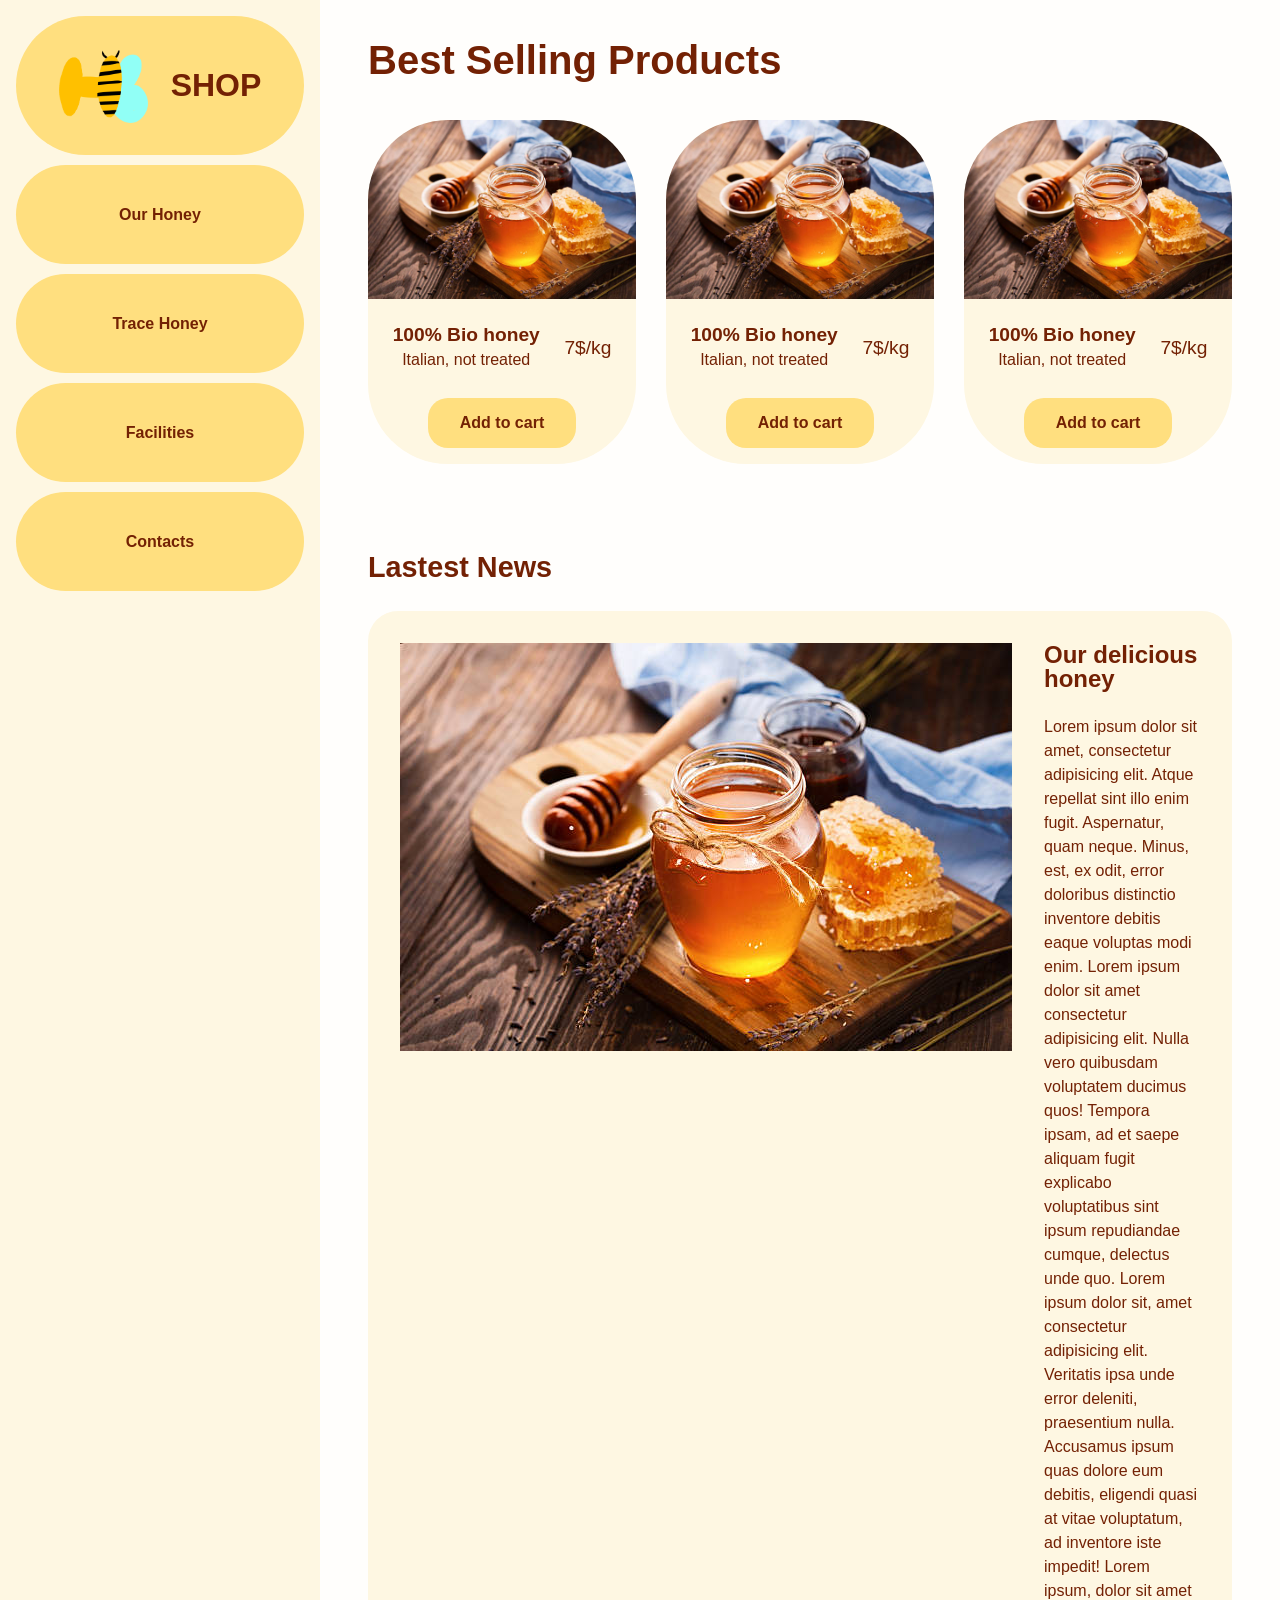
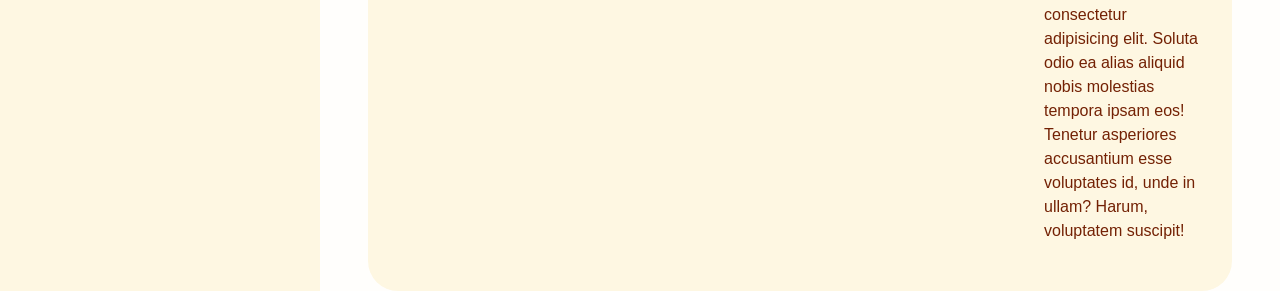
<file: index.html>
<!doctype html>
<html lang="en">
  <head>
    <meta charset="UTF-8" />
    <meta name="viewport" content="width=device-width, initial-scale=1.0" />
    <link rel="stylesheet" href="./assets/css/reset.css" />
    <link rel="stylesheet" href="./assets/css/normalize.css" />
    <link rel="stylesheet" href="./assets/css/style.css" />

    <title>Honey Shop E-commerce</title>
  </head>
  <body>
    <header>
      <nav>
        <ul>
          <li id="main-logo"><img src="./assets/imgs/logo.png" alt="" /><span>shop</span></li>
          <li>
            <ul class="sub-ul-list">
              <li>our honey</li>
              <li>trace honey</li>
            </ul>
          </li>
          <li>
            <ul class="sub-ul-list">
              <li>facilities</li>
              <li>contacts</li>
            </ul>
          </li>
        </ul>
      </nav>
    </header>
    <main>
      <h1>Best Selling Products</h1>
      <div class="section-wrap">
        <section class="card">
          <img src="./assets/imgs/honey.jpg" alt="" />
          <div class="card-text">
            <div>
              <h5>100&#37; Bio honey</h5>
              <p>Italian, not treated</p>
            </div>
            <p>7&#36;&#47;kg</p>
          </div>
          <button class="btn-card">Add to cart</button>
        </section>
        <section class="card">
          <img src="./assets/imgs/honey.jpg" alt="" />
          <div class="card-text">
            <div>
              <h5>100&#37; Bio honey</h5>
              <p>Italian, not treated</p>
            </div>
            <p>7&#36;&#47;kg</p>
          </div>
          <button class="btn-card">Add to cart</button>
        </section>
        <section class="card">
          <img src="./assets/imgs/honey.jpg" alt="" />
          <div class="card-text">
            <div>
              <h5>100&#37; Bio honey</h5>
              <p>Italian, not treated</p>
            </div>
            <p>7&#36;&#47;kg</p>
          </div>
          <button class="btn-card">Add to cart</button>
        </section>
        <section class="card">
          <img src="./assets/imgs/honey.jpg" alt="" />
          <div class="card-text">
            <div>
              <h5>100&#37; Bio honey</h5>
              <p>Italian, not treated</p>
            </div>
            <p>7&#36;&#47;kg</p>
          </div>
          <button class="btn-card">Add to cart</button>
        </section>
        <section class="card">
          <img src="./assets/imgs/honey.jpg" alt="" />
          <div class="card-text">
            <div>
              <h5>100&#37; Bio honey</h5>
              <p>Italian, not treated</p>
            </div>
            <p>7&#36;&#47;kg</p>
          </div>
          <button class="btn-card">Add to cart</button>
        </section>
        <section class="card">
          <img src="./assets/imgs/honey.jpg" alt="" />
          <div class="card-text">
            <div>
              <h5>100&#37; Bio honey</h5>
              <p>Italian, not treated</p>
            </div>
            <p>7&#36;&#47;kg</p>
          </div>
          <button class="btn-card">Add to cart</button>
        </section>
      </div>
      <h2>lastest news</h2>
      <article class="article-wrap">
        <img src="./assets/imgs/honey.jpg" alt="" />
        <div>
          <h3>Our delicious honey</h3>
          <p>
            Lorem ipsum dolor sit amet, consectetur adipisicing elit. Atque repellat sint illo enim
            fugit. Aspernatur, quam neque. Minus, est, ex odit, error doloribus distinctio inventore
            debitis eaque voluptas modi enim. Lorem ipsum dolor sit amet consectetur adipisicing
            elit. Nulla vero quibusdam voluptatem ducimus quos! Tempora ipsam, ad et saepe aliquam
            fugit explicabo voluptatibus sint ipsum repudiandae cumque, delectus unde quo. Lorem
            ipsum dolor sit, amet consectetur adipisicing elit. Veritatis ipsa unde error deleniti,
            praesentium nulla. Accusamus ipsum quas dolore eum debitis, eligendi quasi at vitae
            voluptatum, ad inventore iste impedit! Lorem ipsum, dolor sit amet consectetur
            adipisicing elit. Soluta odio ea alias aliquid nobis molestias tempora ipsam eos!
            Tenetur asperiores accusantium esse voluptates id, unde in ullam? Harum, voluptatem
            suscipit!
          </p>
        </div>
      </article>
    </main>
  </body>
</html>
</file>
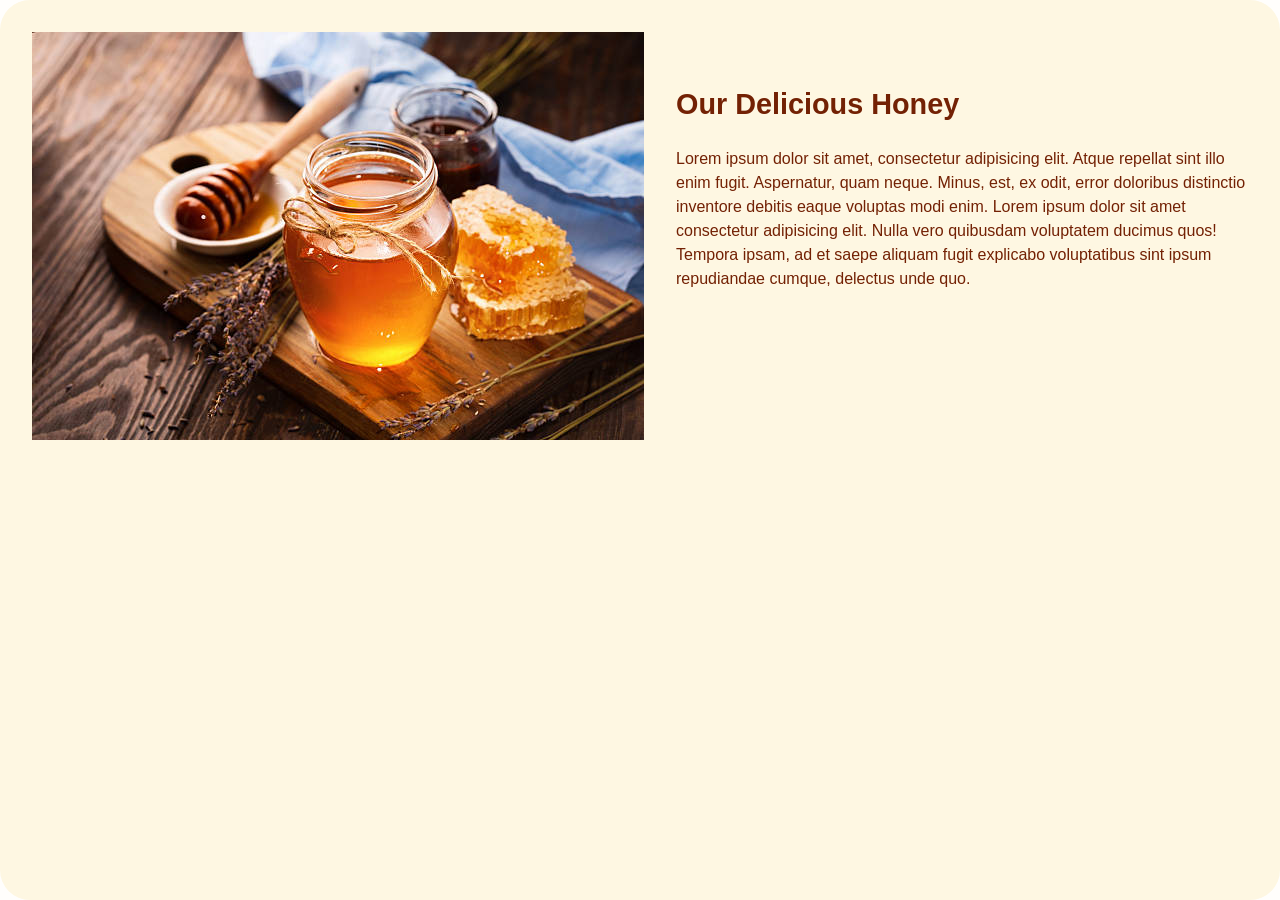
<file: article.html>
<!doctype html>
<html lang="en">
  <head>
    <meta charset="UTF-8" />
    <meta name="viewport" content="width=device-width, initial-scale=1.0" />
    <link rel="stylesheet" href="./assets/css/reset.css" />
    <link rel="stylesheet" href="./assets/css/normalize.css" />
    <link rel="stylesheet" href="./assets/css/style.css" />
    <title>Article</title>
  </head>
  <body>
    <article class="article-wrap">
      <img src="./assets/imgs/honey.jpg" alt="" />
      <div>
        <h2>Our delicious honey</h2>
        <p>
          Lorem ipsum dolor sit amet, consectetur adipisicing elit. Atque repellat sint illo enim
          fugit. Aspernatur, quam neque. Minus, est, ex odit, error doloribus distinctio inventore
          debitis eaque voluptas modi enim. Lorem ipsum dolor sit amet consectetur adipisicing elit.
          Nulla vero quibusdam voluptatem ducimus quos! Tempora ipsam, ad et saepe aliquam fugit
          explicabo voluptatibus sint ipsum repudiandae cumque, delectus unde quo.
        </p>
      </div>
    </article>
  </body>
</html>
</file>
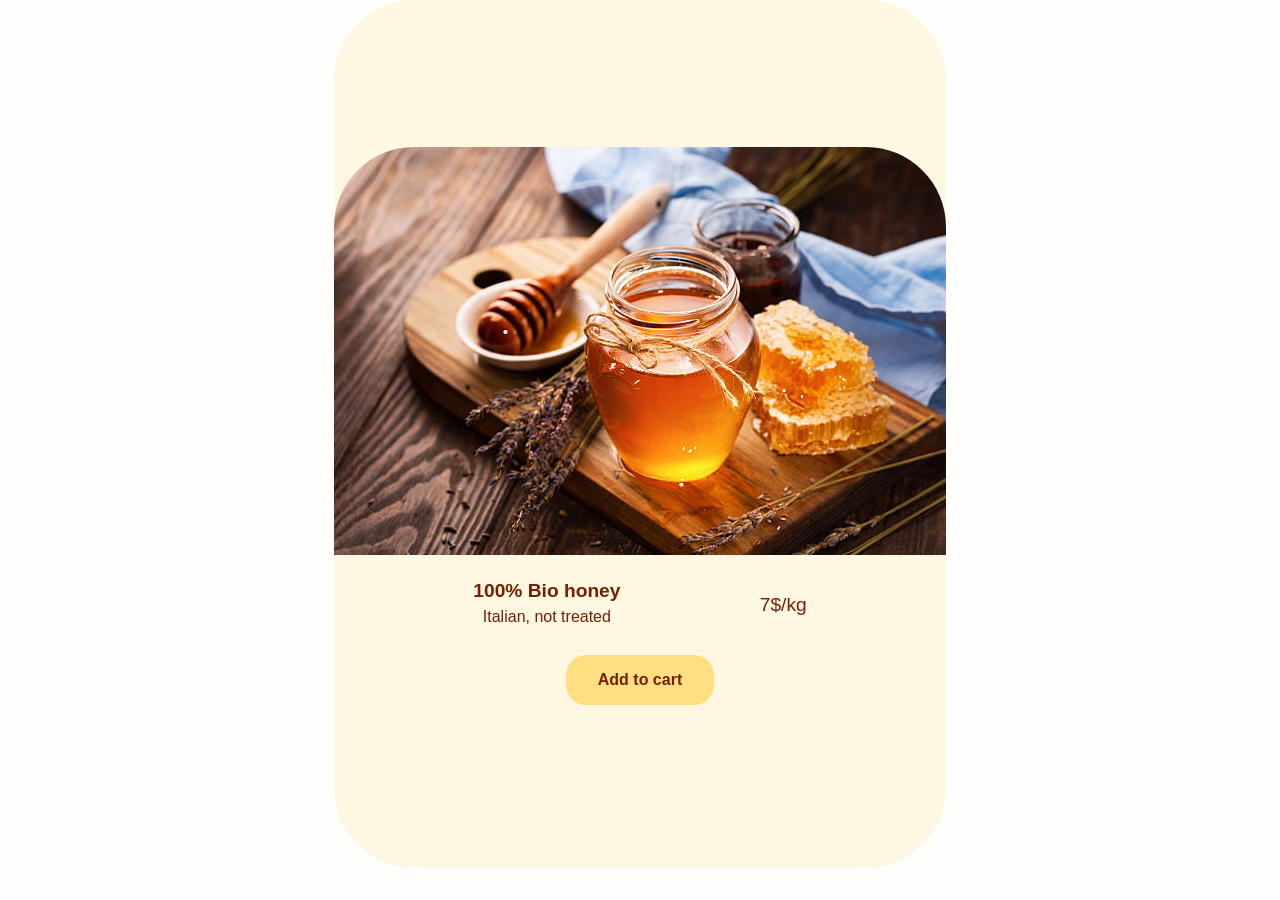
<file: card.html>
<!doctype html>
<html lang="en">
  <head>
    <meta charset="UTF-8" />
    <meta name="viewport" content="width=device-width, initial-scale=1.0" />
    <link rel="stylesheet" href="./assets/css/reset.css" />
    <link rel="stylesheet" href="./assets/css/normalize.css" />
    <link rel="stylesheet" href="./assets/css/style.css" />
    <title>Card</title>
  </head>
  <body>
    <section class="card">
      <img src="./assets/imgs/honey.jpg" alt="" />
      <div class="card-text">
        <div>
          <h5>100&#37; Bio honey</h5>
          <p>Italian, not treated</p>
        </div>
        <p>7&#36;&#47;kg</p>
      </div>
      <button class="btn-card">Add to cart</button>
    </section>
  </body>
</html>
</file>
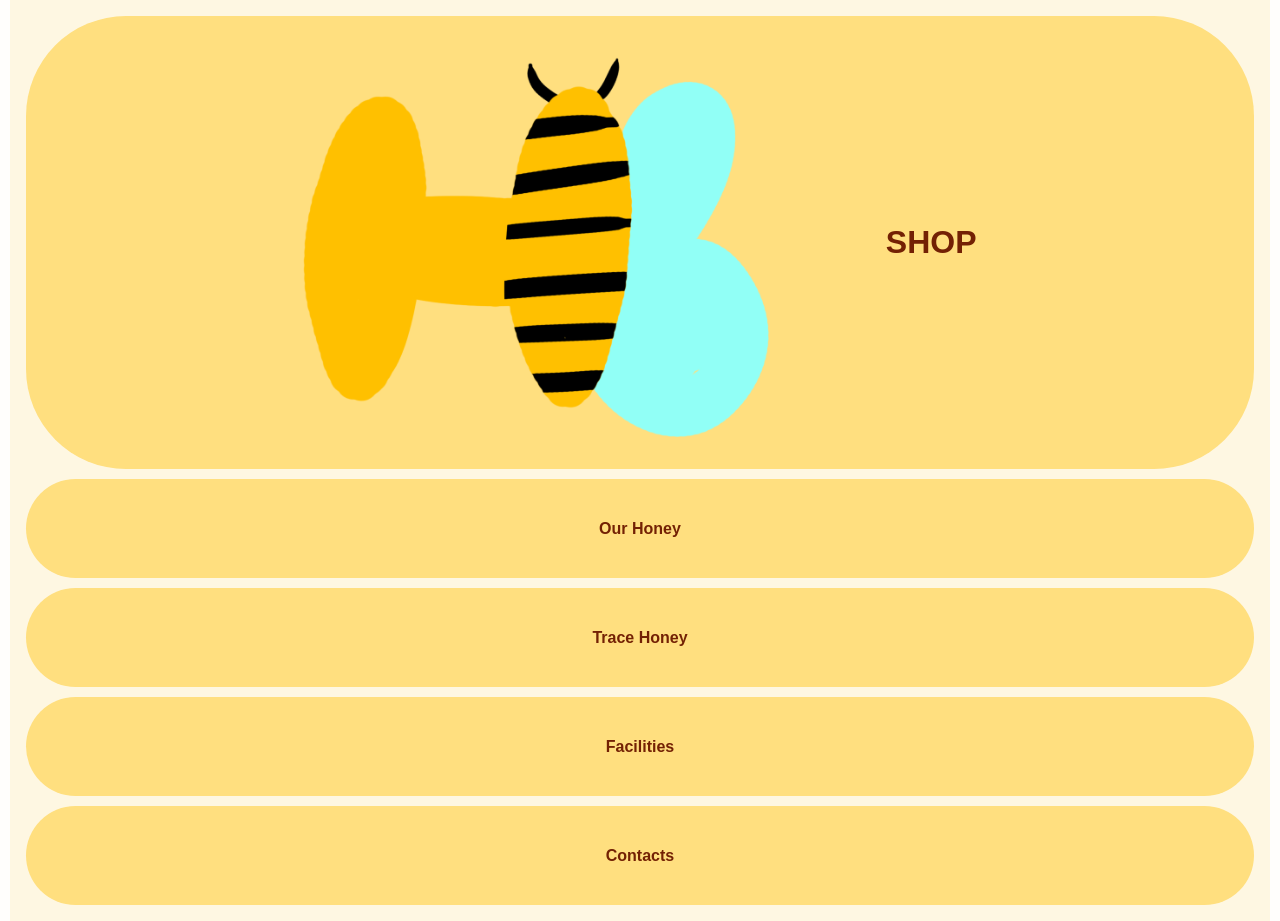
<file: nav-bar.html>
<!doctype html>
<html lang="en">
  <head>
    <meta charset="UTF-8" />
    <meta name="viewport" content="width=device-width, initial-scale=1.0" />
    <link rel="stylesheet" href="./assets/css/reset.css" />
    <link rel="stylesheet" href="./assets/css/normalize.css" />
    <link rel="stylesheet" href="./assets/css/style.css" />
    <title>Navbar</title>
  </head>
  <body>
    <header>
      <nav>
        <ul>
          <li id="main-logo"><img src="./assets/imgs/logo.png" alt="" /><span>shop</span></li>
          <li>
            <ul class="sub-ul-list">
              <li>our honey</li>
              <li>trace honey</li>
            </ul>
          </li>
          <li>
            <ul class="sub-ul-list">
              <li>facilities</li>
              <li>contacts</li>
            </ul>
          </li>
        </ul>
      </nav>
    </header>
  </body>
</html>
</file>
<file: assets/css/style.css>
:root {
  --bg-section: #fef7e2;
  --btn-color: #ffdf7f;
  --txt-color: #732104;
  --btn-navbar: 6em;
}
body {
  font-family: Arial, Helvetica, sans-serif;
  color: var(--txt-color);
  background-color: #fffefc;
  padding: 1em;
  margin: 0 auto;
}
h1 {
  text-transform: capitalize;
  font-weight: 900;
  text-align: center;
  margin: 1em 0;
}

h2 {
  text-align: center;
  font-size: 1.5em;
  text-transform: capitalize;
  font-weight: 900;
  margin: 2em 0 1em;
}

h3 {
  font-size: 1.3em;
  font-weight: 900;
  margin-top: 0;
}

h5 {
  margin-top: 0;
  margin-bottom: 0.2em;
  font-size: 1.2em;
}

section {
  margin-bottom: 2em;
}

p {
  line-height: 1.5em;
}

/* NAVBAR */

header {
  background-color: var(--bg-section);
  padding: 1em;
  border-radius: 100px;
}

header ul {
  list-style-type: none;
  margin: 0;
  display: flex;
  flex-direction: column;
  gap: 10px;
}

#main-logo img {
  width: 20%;
}

#main-logo,
.sub-ul-list li {
  border-radius: 100px;
  margin: 0 1em 0.5em;
  background-color: var(--btn-color);
  padding: 20px;
  white-space: nowrap;
  text-align: center;
  font-weight: 700;
  text-transform: capitalize;
  font-size: 1em;
}

.sub-ul-list {
  flex-direction: row;
  align-items: center;
}
.sub-ul-list li {
  width: 100%;
  flex-grow: 1;
  margin-bottom: 1em;
}

#main-logo {
  display: inherit;
  text-transform: uppercase;
  font-size: 2em;
  justify-content: center;
  align-items: center;
  gap: 10%;
  padding: 1em;
  margin: 0.5em;
}

/* ARTICLE */
.article-wrap {
  background-color: var(--bg-section);
  display: flex;
  padding: 2em;
  border-radius: 30px;
  gap: 2em;
  flex-direction: column-reverse;
}
.article-wrap img {
  width: 100%;
}

/* CARD CSS */
.card {
  background-color: var(--bg-section);
  display: flex;
  flex-direction: column;
  justify-content: center;
  border-radius: 80px;
}

.card img {
  width: 100%;
  border-top-left-radius: inherit;
  border-top-right-radius: inherit;
}

.card-text {
  margin-top: 1em;
  display: inherit;
  justify-content: space-evenly;
  align-items: center;
}

.card-text div {
  text-align: center;
}

.card-text > p {
  font-size: 1.2em;
}

.card-text div p {
  margin-top: 0;
  margin-bottom: 0;
}

.btn-card {
  background-color: var(--btn-color);
  border: none;
  font-size: 1em;
  font-weight: 700;
  margin: 1em;
  padding: 0.5em 4em;
  border-radius: 20px;
  align-self: center;
  color: var(--txt-color);
}

@media screen and (min-width: 768px) {
  h1,
  h2 {
    text-align: start;
  }
  h1 {
    font-size: 2.5em;
  }

  h2 {
    font-size: 1.8em;
  }

  h3 {
    font-size: 1.5em;
  }

  header ul {
    flex-direction: row;
    justify-content: center;
  }

  nav > ul > li {
    display: flex;
    justify-content: center;
  }

  .sub-ul-list li,
  #main-logo {
    margin: 0;
  }

  #main-logo img {
    width: 40%;
  }

  header ul li:first-child {
    order: 1;
  }
  header ul li:last-child {
    order: 2;
  }

  .section-wrap {
    display: flex;
    flex-wrap: wrap;
    justify-content: space-evenly;
  }

  .section-wrap section {
    width: 45%;
  }

  .section-wrap section:last-child,
  .section-wrap section:nth-child(5) {
    display: none;
  }
}

@media screen and (min-width: 992px) {
  html {
    min-height: 100%;
    display: flex;
    flex-direction: column;
  }

  body {
    flex-grow: 1;
    display: flex;
    padding: 0;
  }

  main {
    margin: 0 3em;
    flex-basis: 0;
    flex-grow: 3;
  }

  header {
    flex-grow: 1;
    border-radius: 0;
    flex-basis: 0;
  }

  .sub-ul-list {
    width: 100%;
  }

  header ul,
  .sub-ul-list {
    flex-direction: column;
  }

  .sub-ul-list li {
    box-sizing: border-box;
    font-size: 1em;
    padding: 2.5em;
  }

  #main-logo {
    order: 0;
  }

  .btn-card {
    margin: 1em;
    padding: 1em 2em;
  }

  .article-wrap {
    flex-direction: row;
  }

  .article-wrap img {
    align-self: flex-start;
  }

  .section-wrap {
    flex-wrap: nowrap;
    gap: 30px;
  }
  .section-wrap section:nth-child(4) {
    display: none;
  }
}

@media screen and (min-width: 1400px) {
  .section-wrap section:nth-child(4) {
    display: inherit;
  }
  .section-wrap section {
    border-radius: 40px;
  }
}
@media screen and (min-width: 1600px) {
  .section-wrap section:nth-child(5) {
    display: inherit;
  }
}
</file>
